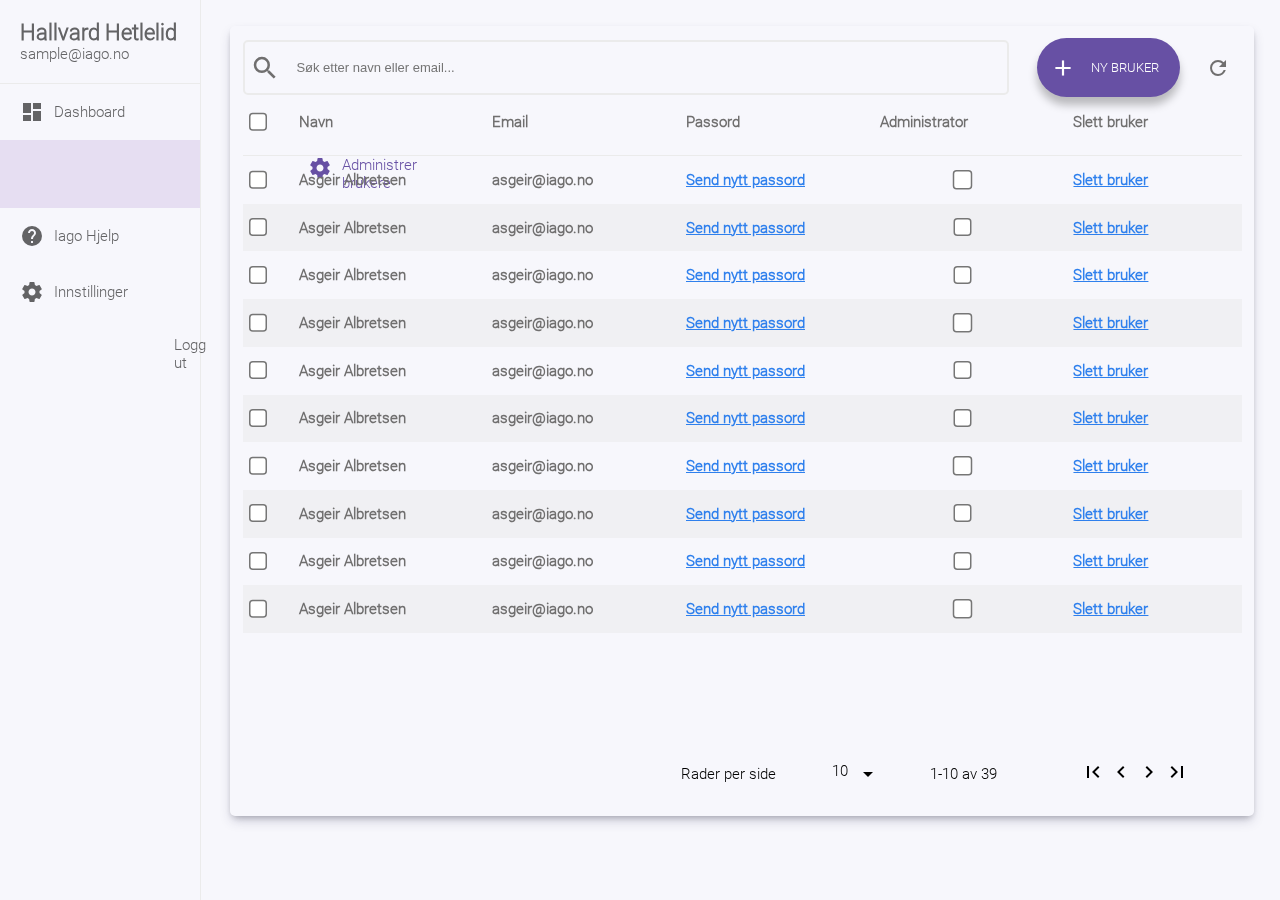
<file: HMS/administrer-brukere.html>
<!DOCTYPE html>
<html lang="en">

<head>
    <meta charset="UTF-8">
    <link rel="icon" href="../images/iago-hms-logo.png" sizes="8x16" type="image/png">
    <meta http-equiv="X-UA-Compatible" content="IE=edge">
    <meta name="viewport" content="width=device-width, initial-scale=1.0">
    <link href="https://fonts.googleapis.com/icon?family=Material+Icons" rel="stylesheet">
    <link href="https://fonts.googleapis.com/icon?family=Material+Icons+Outlined" rel="stylesheet">
    <link href="../css/main.css" rel="stylesheet" type="text/css">
    <link href="css/navigation.css" rel="stylesheet" type="text/css">
    <link href="css/users.css" rel="stylesheet" type="text/css">
    <title>Document</title>
</head>

<body>
    <div id="sidenav" class="sidenav">
        <div class="navigation-user">
            <div id="ikke_logget_inn" class="navigation-username">
                Hallvard Hetlelid
            </div>
            <div id="sidenav-email" class="navigation-email">
                sample@iago.no
            </div>
        </div>
        <div class="sidenav-buttons">
            <a href="dashboard.html" class="sidenav-button sidenav-button-unselected">
                <i class="material-icons sidenav-button-icon">dashboard</i>
                <div id="min_bruker" class="sidenav-button-text">
                    Dashboard
                </div>
            </a>
            <a href="administrer-brukere.html" class="sidenav-button sidenav-button-selected">
                <i class="material-icons sidenav-button-icon">admin_panel_settings</i>
                <div id="innstillinger" class="sidenav-button-text">
                    Administrer brukere
                </div>
            </a>
            <div class="sidenav-button sidenav-button-unselected">
                <i class="material-icons sidenav-button-icon">help</i>
                <div id="iago_hjelp" class="sidenav-button-text">
                    Iago Hjelp
                </div>
            </div>
            <div class="sidenav-button sidenav-button-unselected">
                <i class="material-icons sidenav-button-icon">settings</i>
                <div id="om_iago" class="sidenav-button-text">
                    Innstillinger
                </div>
            </div>
            <div class="sidenav-button sidenav-button-unselected">
                <i class="material-icons sidenav-button-icon">logout</i>
                <div id="logg_ut" class="sidenav-button-text">
                    Logg ut
                </div>
            </div>
        </div>
    </div>

    <div class="users-container">
        <div class="users-top">
            <div class="users-search">
                <i class="material-icons users-search-icon">search</i>
                <input type="text" class="users-search-bar" placeholder="Søk etter navn eller email..." />
            </div>
            <div class="new-report-button" onclick="">
                <i class="material-icons new-report-icon">add</i>
                <div id="ny_bruker" class="new-report-button-text">
                    NY BRUKER
                </div>
            </div>
            <i class="material-icons relaod">refresh</i>
        </div>
        <div class="users-list users-list-top">
            <input class="users-list-checkbox" type="checkbox" />
            <div class="users-list-name">
                Navn
            </div>
            <div class="users-list-email">
                Email
            </div>
            <div class="users-list-password">
                Passord
            </div>
            <div class="users-list-administrator">
                Administrator
            </div>
            <div class="users-list-delete-user">
                Slett bruker
            </div>
        </div>
        <div id="users-list-anchor" class="users-list-anchor"></div>
        <div class="users-list-bottom-container">
            <div class="users-list-bottom">
                <div>
                    Rader per side
                </div>
                <div class="users-list-dropdown">
                    <div>10</div>
                    <i class="material-icons">arrow_drop_down</i>
                </div>
                <div>
                    1-10 av 39
                </div>
                <div class="users-list-bottom-arrows">
                    <i class="material-icons">first_page</i>
                    <i class="material-icons">chevron_left</i>
                    <i class="material-icons">chevron_right</i>
                    <i class="material-icons">last_page</i>
                </div>
            </div>
        </div>
    </div>


</body>

</html>
<script src="../js/helper_functions.js"></script>
<script src="js/users.js"></script>
</file>
<file: css/main.css>
@font-face {
    font-family: Roboto;
    src: url("fonts/roboto-v27-latin-300.woff") format('woff'), url('fonts/roboto-v27-latin-300.ttf') format('truetype');
    /* Safari, Android, iOS */
}

@font-face {
    font-family: RobotoRegular;
    src: url("fonts/roboto-v27-latin-regular.woff") format('woff'), url('fonts/roboto-v27-latin-regular.ttf') format('truetype');
    /* Safari, Android, iOS */
}

@font-face {
    font-family: RobotoCondensed;
    src: url("fonts/roboto-condensed.woff") format('woff'), url('fonts/roboto-condensed.ttf') format('truetype');
    /* Safari, Android, iOS */
}

:root {
    --main-color: #6750A4;
    --secondary-color: rgb(125, 104, 180);
    --accent-color: #CDDAE8;
    --read-color: #00BA88;
    --unread-color: #EA9D2A;
    --urgent-color: #D98777;
    --neutral-color: white;
    --dark-gray-color: #282828;
    --light-gray-color: #636365;
    --border-color: #ebebeb;
    --dark-border-color: #919191;
    --highlight-color: #e6def2;
    --background-color: #F7F7FC;
    --box-shadow: rgb(50 50 93 / 25%) 0px 6px 12px -2px, rgb(0 0 0 / 30%) 0px 3px 7px -3px;
    --small-text: 13px;
    --medium-text: 15px;
    --big-text: 20px;
}


/* @media screen and (min-width: 1500px) {
    .main-grid {
        --small-text: 1rem;
        --medium-text: 1.2rem;
        --big-text: 1.5rem;
    }
}

@media screen and (max-width: 420px) {
     :root {
        --small-text: 3.5vw;
        --medium-text: 4vw;
        --big-text: 5vw;
    }
} */

html {
    font-size: 16px;
}

* {
    transition: 0.4s ease-out;
}

body {
    margin: 0;
    font-family: Roboto;
    background-color: var(--background-color);
}

i {
    user-select: none;
}

::-moz-selection {
    /* Code for Firefox */
    color: white;
    background: var(--secondary-color);
}

 ::selection {
    color: white;
    background: var(--secondary-color);
}
</file>
<file: HMS/css/navigation.css>
.sidenav {
    height: 100%;
    border-right: 1px solid var(--border-color);
    position: fixed;
    width: 200px;
    top: 0;
}

.sidenav a,
.mobile-navigation a {
    text-decoration: none;
}

.navigation-user {
    color: var(--light-gray-color);
    padding: 20px;
    border-bottom: 1px solid var(--border-color);
}

.navigation-username {
    font-size: calc(var(--big-text) + 2px);
    font-weight: 600;
}

.navigation-email {
    font-size: var(--medium-text);
}

.sidenav-button {
    display: grid;
    grid-template-columns: 0.1fr 1fr;
    gap: 10px;
    padding: 16px 4px 16px 20px;
}

.sidenav-button-text {
    align-self: center;
    font-size: var(--medium-text);
}

.sidenav-button-selected {
    color: var(--main-color);
    background-color: var(--highlight-color);
}

.sidenav-button-unselected {
    color: var(--light-gray-color);
}


/* MOBILE NAVIGATION */

.mobile-navigation {
    display: none;
    /* position: fixed;
    top: 0; */
    width: 100%;
    background-color: var(--secondary-color);
    padding: 18px;
    overflow: hidden;
    box-sizing: border-box;
}

.mn-collapsed {
    height: 70px;
}

.mn-expanded {
    height: auto;
}

.mobile-navigation-top {
    display: grid;
    grid-template-columns: 0.2fr 1fr 0.2fr;
    height: 100%;
}

.mobile-navigation-top>i {
    font-size: 34px;
    color: var(--background-color);
    justify-self: flex-start;
    align-self: center;
}

.mobile-navigation-logo {
    height: 40px;
    width: 44px;
    justify-self: center;
    align-self: center;
}

.mobile-navigation .navigation-user {
    color: var(--background-color);
    padding: 14px 0;
    border-bottom: none;
}

.mobile-navigation .sidenav-button {
    display: grid;
    grid-template-columns: 0.1fr 1fr;
    gap: 4px;
    padding: 12px 0;
    border-top: 1px solid var(--dark-border-color);
}

.mobile-navigation .sidenav-button-text {
    align-self: center;
    font-size: var(--medium-text);
}

.mobile-navigation .sidenav-button-selected {
    color: var(--background-color);
    background-color: var(--secondary-color);
    /* text-decoration: underline; */
}

.mobile-navigation .sidenav-button-unselected {
    color: var(--background-color);
    background-color: var(--secondary-color);
}


/* MEDIA QUERIES */


/*
    If screen size is that of vertical phone,
    Move sidenav just off screen
*/

@media screen and (max-width: 700px) {
    .sidenav {
        left: -100vw;
    }
    .mobile-navigation {
        display: block;
    }
}
</file>
<file: HMS/css/users.css>
/* NY BRUKER BUTTON */

.new-report-button {
    display: grid !important;
    grid-template-columns: 0.1fr 1fr;
    grid-template-rows: 1fr;
    gap: 0.5vw;
    background-color: var(--main-color);
    border-radius: 20vw;
    padding: 0.1vh 1vw;
    color: white;
    box-shadow: 0px 8px 8px 0px rgb(0 0 0 / 25%);
    white-space: nowrap;
}

.new-report-button-text {
    align-self: center;
    justify-self: center;
    font-size: var(--small-text);
}

.new-report-icon {
    align-self: center;
    justify-self: center;
    font-size: calc(var(--small-text) * 2);
    color: white !important;
}


/* USERS LIST */

.users-container {
    display: grid;
    grid-template-rows: 0.1fr 0.1fr 1fr 0.1fr;
    box-shadow: var(--box-shadow);
    position: relative;
    left: 16vw;
    width: 78vw;
    padding: 1vw;
    margin: 2vw;
    height: 85vh;
    max-height: 85vh;
    overflow: hidden;
    border-radius: 5px;
}

.users-top {
    display: grid;
    grid-template-columns: 60vw 1fr 0.25fr;
    gap: 2vw;
}

.users-top div,
.users-top input,
.users-top i {
    display: flex;
    justify-content: flex-start;
    align-items: center;
}

.users-top i {
    color: #706f6f;
}

.users-search-icon {
    left: 1.5vw;
    position: absolute;
    font-size: calc(var(--big-text) * 1.5);
}

.users-search-bar {
    width: 90%;
    padding: 2vh 1.5vw 2vh 4vw;
    border: 2px solid var(--border-color);
    border-radius: 5px;
    background-color: var(--background-color);
    font-size: var(--small-text);
}

.users-search-bar:focus {
    transition: 50ms;
    outline: 2px solid var(--main-color);
}

.users-list {
    display: grid;
    grid-template-columns: 0.1fr repeat(5, 1fr);
    padding: 0.75vw 0;
    color: #706f6f;
    font-weight: 600;
    font-size: var(--medium-text);
}

.users-list-top {
    border-bottom: 1px solid var(--border-color);
    padding-bottom: 2vh;
}

.users-list>* {
    margin-left: 2vw;
    align-self: center;
}

.users-list-checkbox {
    align-self: center;
    margin-left: 0.3vw;
    zoom: 1.5;
}

.user-link {
    color: #2F80ED;
    text-decoration: underline;
    cursor: pointer;
}

.users-list-anchor {
    overflow-y: auto;
    overflow-x: hidden;
}

.users-darker-background {
    background-color: #f0f0f3;
}


/* BOTTOM  */

.users-list-bottom-container {
    display: flex;
    justify-content: flex-end;
    align-content: center;
    font-size: var(--medium-text);
}

.users-list-bottom {
    display: grid;
    grid-template-columns: 0.8fr 0.4fr 0.6fr 1fr;
    width: 60%;
}

.users-list-bottom>* {
    align-self: center;
    justify-self: center;
}

.users-list-dropdown {
    display: grid;
    grid-template-columns: 1fr 0.8fr;
}
</file>
